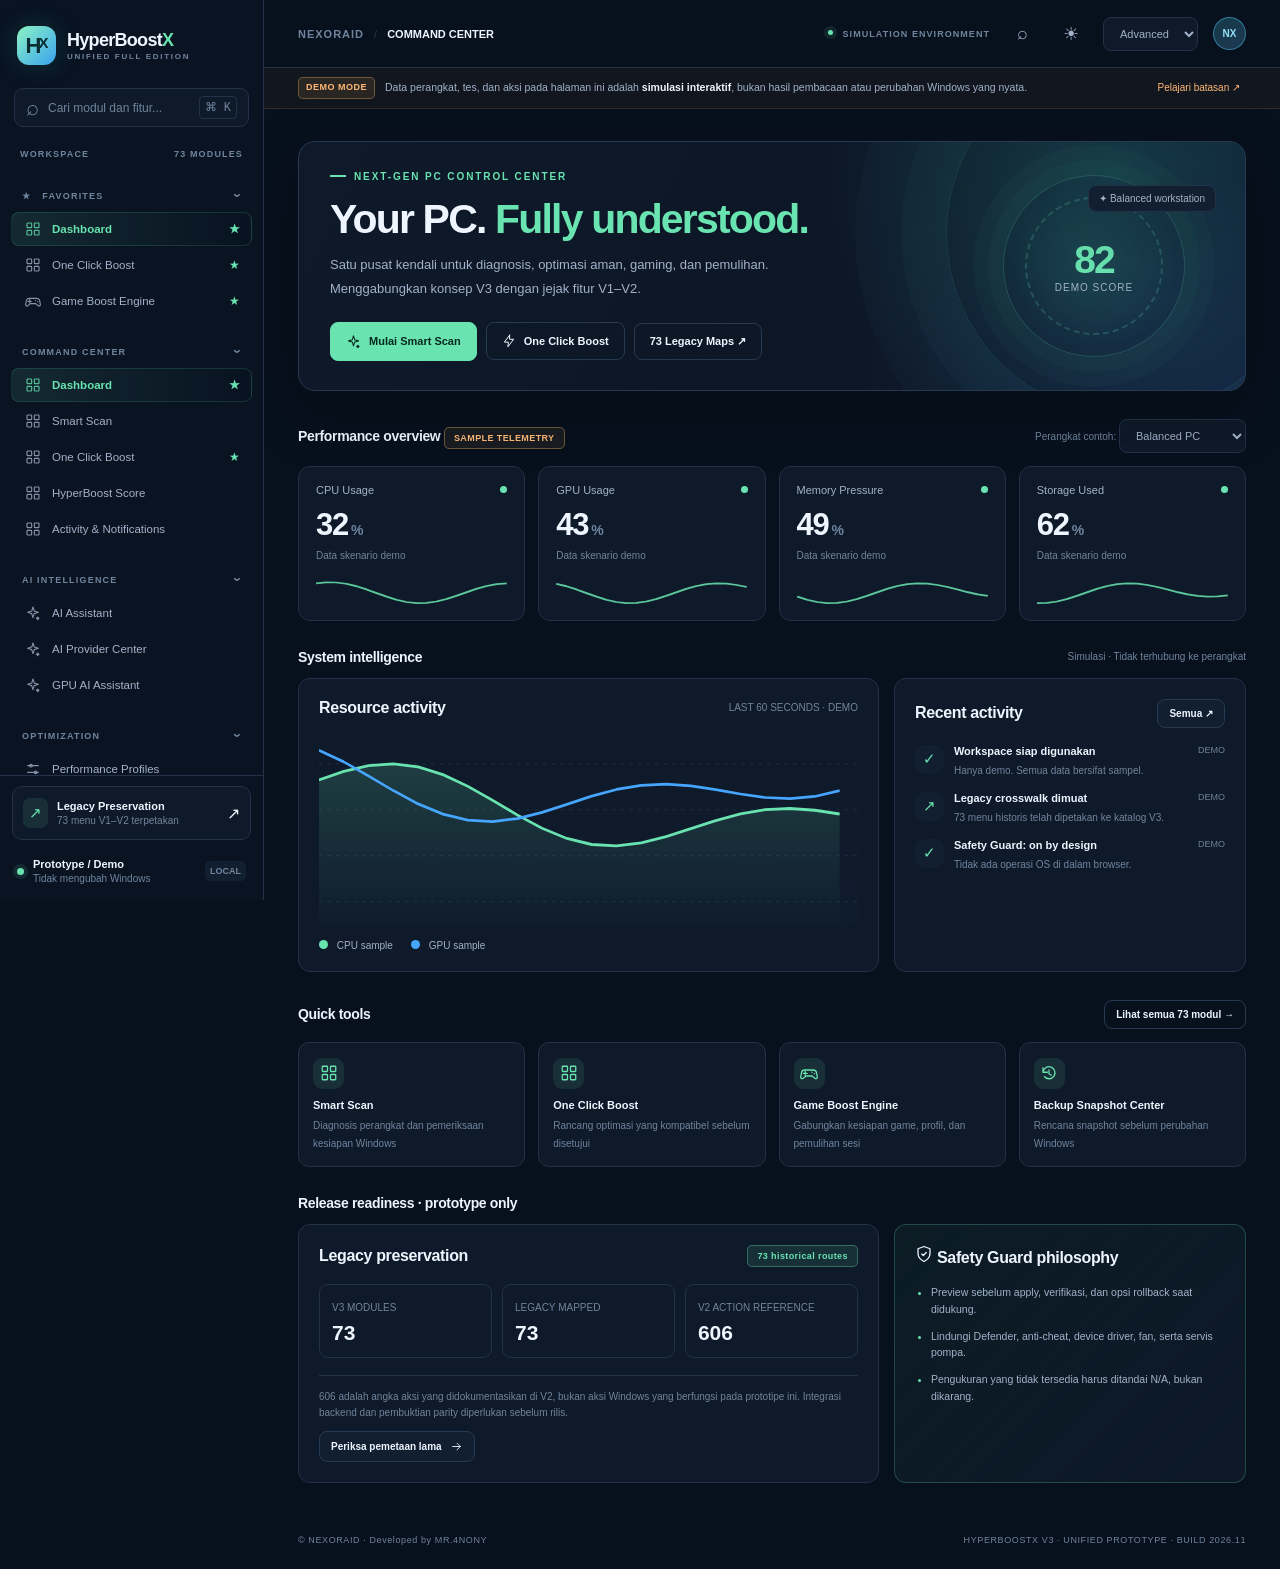
<file: index.html>
<!doctype html>
<html lang="id" data-theme="dark">
<head>
  <meta charset="utf-8">
  <meta name="viewport" content="width=device-width,initial-scale=1,viewport-fit=cover">
  <meta name="theme-color" content="#07101d">
  <meta name="description" content="HyperBoostX V3 Unified Full Edition — prototype interaktif dengan 73 modul baru dan penelusuran 73 menu V1–V2.">
  <title>HyperBoostX V3 · Unified Prototype</title>
  <link rel="stylesheet" href="assets/styles.css">
</head>
<body>
  <div id="app" class="app-shell">
    <aside id="sidebar" class="sidebar" aria-label="Navigasi aplikasi">
      <div class="brand-row">
        <div class="brand-logo" aria-hidden="true"><span>H<span class="brand-x">X</span></span></div>
        <div class="brand-copy"><strong>HyperBoost<span>X</span></strong><small>UNIFIED FULL EDITION</small></div>
        <button class="icon-btn sidebar-close" data-action="close-sidebar" aria-label="Tutup navigasi">×</button>
      </div>
      <button id="sidebar-search" class="search-trigger" data-action="open-command" aria-label="Cari modul dan fitur"><span class="search-icon">⌕</span><span>Cari modul dan fitur...</span><kbd>⌘ K</kbd></button>
      <div class="nav-meta"><span>WORKSPACE</span><span id="nav-counter">73 MODULES</span></div>
      <nav id="nav" class="nav-scroll" aria-label="Daftar modul"></nav>
      <div class="sidebar-footer">
        <button class="legacy-link" data-action="open-legacy"><span class="legacy-dot">↗</span><span><strong>Legacy Preservation</strong><small>73 menu V1–V2 terpetakan</small></span><span>↗</span></button>
        <div class="sidebar-status"><span class="status-pulse"></span><div><strong>Prototype / Demo</strong><small>Tidak mengubah Windows</small></div><span class="tiny-pill">LOCAL</span></div>
      </div>
    </aside>
    <div id="sidebar-backdrop" class="sidebar-backdrop" data-action="close-sidebar"></div>
    <div class="main-shell">
      <header class="topbar">
        <div class="topbar-left"><button class="icon-btn mobile-menu" data-action="open-sidebar" aria-label="Buka navigasi">☰</button><div class="breadcrumb"><span>NEXORAID</span><span class="crumb-divider">/</span><strong id="breadcrumb-active">Command Center</strong></div></div>
        <div class="topbar-right">
          <span class="top-demo-label"><span class="small-pulse"></span> SIMULATION ENVIRONMENT</span>
          <button class="icon-btn" data-action="open-command" title="Cari / Ctrl+K" aria-label="Cari">⌕</button>
          <button class="icon-btn" data-action="toggle-theme" title="Ganti tema" aria-label="Ganti tema"><span id="theme-icon">☀</span></button>
          <select id="mode-switch" class="mode-switch" aria-label="Mode pengguna"><option value="Beginner">Beginner</option><option value="Advanced">Advanced</option><option value="Expert">Expert</option></select>
          <span class="top-avatar" title="NEXORAID">NX</span>
        </div>
      </header>
      <div class="demo-banner" role="status"><span class="demo-badge">DEMO MODE</span><span>Data perangkat, tes, dan aksi pada halaman ini adalah <b>simulasi interaktif</b>, bukan hasil pembacaan atau perubahan Windows yang nyata.</span><button data-action="show-about-demo" aria-label="Penjelasan mode demo">Pelajari batasan <span>↗</span></button></div>
      <main id="main" class="main-content" tabindex="-1" aria-live="polite"></main>
      <footer class="main-footer"><span>© NEXORAID · Developed by MR.4NONY</span><span>HYPERBOOSTX V3 · UNIFIED PROTOTYPE · BUILD 2026.11</span></footer>
    </div>
  </div>
  <div id="modal-root" class="modal-root" aria-live="polite"></div>
  <div id="toast-root" class="toast-root" aria-live="polite"></div>
  <script src="data/catalog.js"></script>
  <script src="assets/app.js"></script>
</body>
</html>
</file>
<file: assets/styles.css>
:root{color-scheme:dark;--bg:#07101d;--bg2:#0b1524;--sidebar:#091322;--surface:#0e1929;--surface2:#111f31;--surface3:#17273b;--border:#223249;--border2:#263a51;--text:#eef5ff;--sub:#a2b2c9;--mute:#70859d;--accent:#69e3b0;--accent2:#46a6ff;--cyan:#65c9f1;--orange:#ffb976;--red:#ff718d;--shadow:0 18px 65px rgba(0,0,0,.23);--soft:rgba(105,227,176,.11);font-family:Inter,ui-sans-serif,-apple-system,BlinkMacSystemFont,"Segoe UI",sans-serif}
html[data-theme="light"]{color-scheme:light;--bg:#f3f6fb;--bg2:#e8eff8;--sidebar:#ffffff;--surface:#fff;--surface2:#f5f8fc;--surface3:#eaf0f7;--border:#dce4ef;--border2:#cbd7e6;--text:#14243b;--sub:#556983;--mute:#71849b;--accent:#168f6e;--accent2:#1674d3;--cyan:#1388b6;--orange:#b76e24;--red:#cf4465;--shadow:0 14px 50px rgba(44,63,91,.09);--soft:rgba(15,143,105,.08)}
*{box-sizing:border-box}html{scroll-behavior:smooth}body{margin:0;background:var(--bg);color:var(--text);min-height:100vh}button,input,select,textarea{font:inherit}button{cursor:pointer}a{color:inherit}button:focus-visible,input:focus-visible,select:focus-visible,textarea:focus-visible,[tabindex]:focus-visible{outline:2px solid var(--accent);outline-offset:3px}button:disabled{cursor:not-allowed;opacity:.42}.app-shell{display:grid;grid-template-columns:264px minmax(0,1fr);min-height:100vh}.sidebar{position:sticky;top:0;display:flex;flex-direction:column;height:100vh;background:var(--sidebar);border-right:1px solid var(--border);z-index:30}.brand-row{height:88px;display:flex;align-items:center;padding:20px 17px 17px;gap:11px}.brand-logo{width:39px;height:39px;display:grid;place-items:center;background:linear-gradient(135deg,#8cf4c4,#39a2ee);border-radius:12px;color:#092d31;font-weight:900;font-size:22px;letter-spacing:-2px;box-shadow:0 0 28px rgba(56,200,159,.17)}.brand-x{font-size:15px;position:relative;top:-5px;left:-1px}.brand-copy{display:grid;gap:1px}.brand-copy strong{font-size:18px;letter-spacing:-.7px}.brand-copy strong span{color:var(--accent)}.brand-copy small{color:var(--mute);font-size:8px;font-weight:800;letter-spacing:1.7px}.sidebar-close{margin-left:auto;display:none}.search-trigger{margin:0 14px 22px;background:var(--surface);border:1px solid var(--border);border-radius:9px;height:39px;display:flex;align-items:center;gap:9px;color:var(--mute);padding:0 11px;font-size:12px;text-align:left}.search-trigger:hover{border-color:var(--accent)}.search-icon{font-size:22px;line-height:1}.search-trigger kbd{margin-left:auto;border:1px solid var(--border);padding:3px 5px;border-radius:4px;font:10px inherit}.nav-meta{padding:0 20px 12px;display:flex;justify-content:space-between;font-size:9px;color:var(--mute);font-weight:800;letter-spacing:1.15px}.nav-scroll{overflow-y:auto;scrollbar-width:thin;scrollbar-color:var(--border) transparent;flex:1;padding:0 11px 13px}.nav-group{padding:4px 0 9px}.group-head{width:100%;border:none;background:transparent;color:var(--mute);display:flex;justify-content:space-between;align-items:center;font-size:9px;font-weight:800;letter-spacing:1.2px;padding:13px 11px 8px}.group-head:hover{color:var(--text)}.group-head .collapse{font-size:14px;transform:rotate(90deg);transition:transform .18s}.group-head[aria-expanded=false] .collapse{transform:rotate(0deg)}.group-items{display:grid;gap:2px}.group-items.is-hidden{display:none}.nav-link{width:100%;height:34px;display:flex;align-items:center;gap:10px;padding:0 11px;border:1px solid transparent;background:transparent;border-radius:8px;color:var(--sub);text-align:left;font-size:11.5px;transition:.15s}.nav-link:hover{color:var(--text);background:var(--surface2)}.nav-link.active{background:linear-gradient(90deg,var(--soft),transparent);color:var(--accent);border-color:rgba(90,229,169,.14);font-weight:700}.nav-glyph{width:19px;height:19px;display:grid;place-items:center;flex-shrink:0;opacity:.8}.nav-glyph svg{width:16px;height:16px}.nav-link .mark-star{margin-left:auto;opacity:0;color:var(--accent)}.nav-link:hover .mark-star,.nav-link .mark-star.is-fav{opacity:1}.sidebar-footer{padding:10px 12px 16px;border-top:1px solid var(--border)}.legacy-link{border:1px solid var(--border);width:100%;padding:11px 10px;background:var(--surface);border-radius:10px;display:flex;align-items:center;gap:9px;text-align:left;color:var(--text)}.legacy-link>span:nth-child(2){flex:1;display:grid;gap:3px}.legacy-link strong{font-size:11px}.legacy-link small{font-size:10px;color:var(--mute)}.legacy-dot{border-radius:7px;padding:6px;background:var(--soft);color:var(--accent);font-size:15px}.sidebar-status{display:flex;align-items:center;gap:9px;padding:18px 5px 0}.sidebar-status>div{display:grid;gap:3px}.sidebar-status strong{font-size:11px;font-weight:650}.sidebar-status small{font-size:10px;color:var(--mute)}.status-pulse,.small-pulse{width:7px;height:7px;display:inline-block;border-radius:50%;background:var(--accent);box-shadow:0 0 0 4px var(--soft)}.tiny-pill{margin-left:auto;background:var(--surface2);border-radius:5px;padding:5px;font-size:9px;color:var(--mute);font-weight:800}.main-shell{min-width:0;display:flex;flex-direction:column;min-height:100vh}.topbar{height:68px;border-bottom:1px solid var(--border);display:flex;align-items:center;justify-content:space-between;padding:0 34px;background:var(--bg);position:sticky;top:0;z-index:15;backdrop-filter:blur(14px)}.topbar-left,.topbar-right{display:flex;align-items:center;gap:15px}.breadcrumb{display:flex;gap:10px;font-size:11px;align-items:center}.breadcrumb>span:first-child{color:var(--mute);letter-spacing:1px;font-weight:750}.breadcrumb strong{font-weight:650}.crumb-divider{color:var(--border2)}.top-demo-label{color:var(--mute);font-size:9px;letter-spacing:1.05px;font-weight:800;white-space:nowrap}.top-demo-label .small-pulse{width:5px;height:5px;vertical-align:2px;margin-right:6px}.icon-btn{width:34px;height:34px;display:grid;place-items:center;background:transparent;border:1px solid transparent;color:var(--sub);border-radius:9px;font-size:18px}.icon-btn:hover{background:var(--surface2);border-color:var(--border);color:var(--text)}.mode-switch,.scenario-switch{color:var(--sub);border:1px solid var(--border);background:var(--surface);padding:9px 12px;border-radius:8px;font-size:11px;outline:none}.top-avatar{width:33px;height:33px;border-radius:50%;display:grid;place-items:center;border:1px solid rgba(86,206,255,.45);background:linear-gradient(145deg,#153b48,#1d3752);color:#95def9;font-size:10px;font-weight:800}.demo-banner{min-height:39px;border-bottom:1px solid rgba(235,184,100,.14);background:rgba(230,158,72,.045);color:var(--sub);display:flex;gap:10px;align-items:center;padding:9px 34px;font-size:10.5px;line-height:1.5}.demo-banner b{color:var(--text)}.demo-badge{font-size:9px;border:1px solid rgba(244,188,99,.34);border-radius:5px;background:rgba(241,170,71,.11);color:var(--orange);font-weight:850;padding:3px 7px;white-space:nowrap;letter-spacing:.5px}.demo-banner button{margin-left:auto;flex-shrink:0;background:none;border:none;color:var(--orange);font-size:10px}.main-content{width:100%;max-width:1660px;margin:0 auto;padding:32px 34px 52px;flex:1;outline:none}.main-footer{display:flex;justify-content:space-between;gap:12px;padding:0 34px 24px;color:var(--mute);font-size:9px;letter-spacing:.6px}.eyebrow{display:flex;align-items:center;gap:8px;color:var(--accent);font-size:10px;font-weight:850;letter-spacing:1.9px;text-transform:uppercase}.eyebrow:before{content:"";width:16px;height:2px;background:var(--accent)}h1,h2,h3,p{margin-top:0}h1{font-size:clamp(29px,3vw,42px);font-weight:750;letter-spacing:-1.8px;line-height:1.14;margin-bottom:12px}h2{font-size:16px;font-weight:750;letter-spacing:-.35px}h3{font-size:13px;font-weight:700}.subtitle{font-size:13px;line-height:1.8;color:var(--sub);max-width:630px}.dashboard-hero{position:relative;overflow:hidden;min-height:231px;border:1px solid var(--border2);border-radius:17px;background:radial-gradient(circle at 86% 17%,rgba(56,192,186,.2),transparent 34%),radial-gradient(circle at 100% 110%,rgba(57,96,191,.19),transparent 40%),linear-gradient(116deg,var(--surface),var(--bg2));padding:29px 31px;display:flex;justify-content:space-between;gap:20px;box-shadow:var(--shadow)}.dashboard-hero:after{content:"";position:absolute;right:-68px;top:-92px;width:365px;height:365px;border:1px solid rgba(106,231,189,.12);border-radius:50%;box-shadow:0 0 0 45px rgba(87,224,196,.025),0 0 0 91px rgba(86,188,223,.022);pointer-events:none}.dashboard-hero h1{font-size:clamp(28px,3.2vw,45px);max-width:570px;margin:14px 0 11px}.dashboard-hero h1 em{font-style:normal;color:var(--accent)}.dashboard-hero .subtitle{max-width:500px}.hero-copy{position:relative;z-index:2}.hero-actions,.page-actions{display:flex;align-items:center;gap:9px;flex-wrap:wrap;margin-top:22px}.btn{display:inline-flex;align-items:center;justify-content:center;gap:8px;border-radius:8px;padding:11px 15px;font-size:11px;font-weight:750;white-space:nowrap;border:1px solid var(--border2);background:var(--surface2);color:var(--text);transition:transform .12s,background .12s,border-color .12s}.btn:hover{transform:translateY(-1px);border-color:var(--accent)}.btn-primary{background:var(--accent);border-color:var(--accent);color:#062920}.btn-primary:hover{background:#91eeca}.btn-ghost{background:transparent}.btn-sm{padding:8px 11px;font-size:10px}.btn-danger{border-color:rgba(255,113,141,.33);color:var(--red)}.hero-orbit{flex:0 0 240px;position:relative;display:grid;place-items:center;z-index:1}.orbit{height:182px;width:182px;border:1px solid rgba(111,227,187,.2);border-radius:50%;display:grid;place-items:center;background:radial-gradient(circle,rgba(86,229,175,.10),transparent 68%);box-shadow:0 0 0 15px rgba(105,227,176,.025),0 0 0 30px rgba(105,227,176,.025)}.orbit-inner{width:138px;height:138px;display:grid;place-items:center;border:2px dashed rgba(105,227,176,.2);border-radius:50%;text-align:center}.orbit-inner strong{font-size:39px;color:var(--accent);letter-spacing:-2px}.orbit-inner small{display:block;color:var(--sub);font-size:10px;letter-spacing:1px}.floating-note{position:absolute;right:-2px;top:14px;padding:7px 10px;background:var(--surface2);border:1px solid var(--border);border-radius:8px;font-size:10px;color:var(--sub);box-shadow:var(--shadow)}.section-line{display:flex;justify-content:space-between;align-items:center;margin:28px 0 13px;gap:12px}.section-line h2{margin:0;font-size:14px}.section-note{font-size:10px;color:var(--mute)}.metric-grid{display:grid;grid-template-columns:repeat(4,minmax(0,1fr));gap:13px}.metric-card,.panel,.feature-card,.mini-panel,.overview-card{background:var(--surface);border:1px solid var(--border);border-radius:12px}.metric-card{padding:17px 17px 14px;position:relative;overflow:hidden;min-height:144px}.metric-card:hover,.feature-card:hover{border-color:rgba(110,213,190,.48)}.metric-label{display:flex;justify-content:space-between;gap:8px;align-items:center;font-size:11px;color:var(--sub)}.metric-label .metric-dot{width:7px;height:7px;border-radius:50%;background:var(--accent)}.metric-value{font-size:31px;font-weight:750;letter-spacing:-1.2px;margin:11px 0 2px}.metric-value span{font-size:14px;color:var(--mute);margin-left:3px}.metric-helper{font-size:10px;color:var(--mute)}.sparkline{height:32px;width:100%;display:block;margin-top:11px;opacity:.85}.dashboard-grid{display:grid;grid-template-columns:minmax(0,1.65fr) minmax(260px,1fr);gap:15px}.panel{padding:20px}.panel-title{display:flex;align-items:center;justify-content:space-between;gap:10px;margin-bottom:17px}.panel-title h2,.panel-title h3{margin:0}.panel-title small{color:var(--mute);font-size:10px}.performance-chart{width:100%;height:192px;border-radius:8px;background:linear-gradient(180deg,transparent,rgba(67,145,192,.025))}.legend-row{display:flex;gap:18px;margin-top:10px;color:var(--sub);font-size:10px}.legend-row i{display:inline-block;width:9px;height:9px;border-radius:50%;background:var(--accent);margin-right:6px}.legend-row i.blue{background:var(--accent2)}.activity-list{display:grid;gap:14px}.activity-item{display:flex;gap:10px;align-items:flex-start}.activity-icon{width:29px;height:29px;display:grid;place-items:center;background:var(--surface2);border-radius:9px;color:var(--accent);font-size:15px;flex-shrink:0}.activity-text{flex:1}.activity-text strong{font-size:11px;font-weight:700;display:block;margin-bottom:3px}.activity-text span{font-size:10px;color:var(--mute);line-height:1.5}.activity-time{font-size:9px;color:var(--mute)}.quick-grid{display:grid;grid-template-columns:repeat(4,minmax(0,1fr));gap:13px}.quick-tile{padding:15px 14px;border:1px solid var(--border);background:var(--surface);color:var(--text);border-radius:11px;text-align:left;min-height:112px;transition:.16s}.quick-tile:hover{transform:translateY(-2px);border-color:var(--accent)}.quick-tile .tile-icon{height:31px;width:31px;border-radius:9px;display:grid;place-items:center;color:var(--accent);background:var(--soft);margin-bottom:10px}.quick-tile strong{font-size:11px;display:block;margin-bottom:4px}.quick-tile span{color:var(--mute);font-size:10px;line-height:1.4}.page-header{display:flex;gap:20px;justify-content:space-between;align-items:flex-end;padding-bottom:23px}.page-header h1{margin:9px 0 9px}.page-header .subtitle{margin-bottom:0}.page-actions{margin-top:0}.page-meta{display:flex;align-items:center;gap:9px;flex-wrap:wrap;margin-top:15px}.pill{padding:5px 9px;border:1px solid var(--border);border-radius:5px;font-size:9px;letter-spacing:.4px;color:var(--sub);font-weight:750}.pill-green{border-color:rgba(105,227,176,.34);background:var(--soft);color:var(--accent)}.pill-amber{border-color:rgba(239,175,92,.4);background:rgba(239,175,92,.08);color:var(--orange)}.tabbar{border-bottom:1px solid var(--border);display:flex;gap:21px;margin-bottom:20px;overflow-x:auto;scrollbar-width:none}.tabbar button{border:0;border-bottom:2px solid transparent;background:transparent;padding:14px 2px;font-size:11px;font-weight:700;color:var(--mute);white-space:nowrap}.tabbar button.active{color:var(--accent);border-bottom-color:var(--accent)}.workspace-grid{display:grid;grid-template-columns:minmax(0,1.65fr) minmax(270px,1fr);gap:16px;align-items:start}.stack{display:grid;gap:15px}.overview-header{display:flex;align-items:center;justify-content:space-between;margin-bottom:14px;gap:9px}.overview-header h2{margin:0}.feature-grid{display:grid;grid-template-columns:repeat(2,minmax(0,1fr));gap:11px}.feature-card{padding:15px;text-align:left;color:var(--text);min-height:104px;display:flex;flex-direction:column;align-items:flex-start;gap:9px}.feature-card .feature-head{display:flex;justify-content:space-between;align-items:center;width:100%;gap:8px}.feature-card .tile-icon{width:30px;height:30px;display:grid;place-items:center;color:var(--accent);background:var(--soft);border-radius:8px}.feature-card .arrow-mini{font-size:17px;color:var(--mute)}.feature-card strong{font-size:11px;font-weight:720}.feature-card small{font-size:10px;color:var(--mute);line-height:1.5}.workflow-list{display:grid;gap:12px}.workflow-step{display:flex;gap:12px;align-items:flex-start}.step-num{width:26px;height:26px;display:grid;place-items:center;border:1px solid var(--border2);border-radius:8px;color:var(--accent);font-size:10px;font-weight:800;flex-shrink:0}.workflow-step strong{font-size:11px}.workflow-step p{font-size:10px;color:var(--mute);margin:3px 0 0;line-height:1.6}.card-footnote{border-top:1px solid var(--border);margin-top:17px;padding-top:13px;font-size:10px;line-height:1.6;color:var(--mute)}.side-headline{font-size:12px;font-weight:750;margin:0 0 12px}.side-stat{display:flex;justify-content:space-between;align-items:center;padding:12px 0;border-bottom:1px solid var(--border);font-size:10px;color:var(--sub)}.side-stat:last-child{border-bottom:0}.side-stat strong{color:var(--text);font-size:11px}.safety-card{background:linear-gradient(135deg,rgba(94,226,170,.06),var(--surface));border-color:rgba(105,227,176,.24)}.safety-bullets{margin:0;padding-left:16px;display:grid;gap:10px;color:var(--sub);font-size:10.5px;line-height:1.6}.safety-bullets li::marker{color:var(--accent)}.detail-empty{background:var(--surface2);border:1px dashed var(--border2);border-radius:10px;padding:26px;text-align:center;color:var(--mute);font-size:11px;line-height:1.8}.feature-list{display:grid;gap:9px}.feature-row{display:flex;align-items:center;gap:13px;background:var(--surface);border:1px solid var(--border);padding:14px;border-radius:10px}.feature-row>div:first-child{flex:1}.feature-row strong{display:block;font-size:11px}.feature-row small{color:var(--mute);font-size:10px;display:block;margin-top:6px}.legacy-list{display:grid;gap:7px}.legacy-row{display:flex;justify-content:space-between;align-items:center;gap:10px;border:1px solid var(--border);background:var(--surface);padding:11px 13px;border-radius:9px}.legacy-row strong{font-size:11px}.legacy-row small{font-size:10px;color:var(--mute);display:block;margin-top:5px}.legacy-row button{flex-shrink:0}.progress-bar{height:6px;border-radius:20px;background:var(--surface3);overflow:hidden}.progress-bar span{display:block;height:100%;background:var(--accent);border-radius:20px}.section-identity{display:flex;align-items:center;gap:8px;margin-bottom:7px}.section-identity .tile-icon{width:33px;height:33px;display:grid;place-items:center;background:var(--soft);color:var(--accent);border-radius:9px}.code-line{font-family:ui-monospace,Consolas,monospace;font-size:10px;word-break:break-word;padding:10px;background:var(--bg2);border-radius:6px;color:var(--cyan)}.form-row{display:flex;gap:9px;align-items:center;flex-wrap:wrap}.form-row input,.form-row select,.command-search,.chat-input{background:var(--surface2);color:var(--text);border:1px solid var(--border);border-radius:8px;padding:11px 12px;min-width:0;font-size:11px}.form-row input{flex:1}.form-row label{font-size:11px;color:var(--sub)}.record-list{display:grid;gap:9px}.record{display:flex;justify-content:space-between;gap:9px;align-items:center;padding:12px;background:var(--surface2);border-radius:9px}.record strong{display:block;font-size:11px}.record small{color:var(--mute);font-size:10px}.tag{padding:5px 8px;border-radius:5px;background:var(--surface3);font-size:9px;color:var(--sub)}.research-table{width:100%;border-collapse:collapse;font-size:11px}.research-table th{text-align:left;font-weight:600;color:var(--mute);font-size:10px;padding:12px 8px;border-bottom:1px solid var(--border)}.research-table td{padding:14px 8px;border-bottom:1px solid var(--border);color:var(--sub)}.research-table td strong{color:var(--text)}.chat-body{min-height:160px;max-height:320px;overflow:auto;display:flex;flex-direction:column;gap:10px;padding:2px 0 16px}.chat-bubble{align-self:flex-start;max-width:88%;padding:12px 14px;border-radius:13px 13px 13px 4px;background:var(--surface2);font-size:11px;color:var(--sub);line-height:1.7}.chat-bubble.user{align-self:flex-end;background:var(--soft);border-radius:13px 13px 4px 13px;color:var(--text)}.chip-wrap{display:flex;gap:7px;flex-wrap:wrap}.chip-btn{font-size:10px;padding:7px 10px;border:1px solid var(--border);background:var(--surface2);border-radius:6px;color:var(--sub)}.chip-btn:hover{color:var(--accent)}.muted{color:var(--mute)}.accent{color:var(--accent)}.text-sm{font-size:11px;line-height:1.7}.modal-root:empty,.toast-root:empty{display:none}.modal-root{position:fixed;inset:0;z-index:90;background:rgba(2,8,16,.76);display:grid;place-items:center;padding:18px;backdrop-filter:blur(7px)}.modal-window{width:min(610px,100%);max-height:88vh;overflow:auto;background:var(--surface);border:1px solid var(--border2);border-radius:16px;padding:23px;box-shadow:var(--shadow)}.modal-large{width:min(820px,100%)}.modal-head{display:flex;justify-content:space-between;align-items:flex-start;gap:16px;margin-bottom:15px}.modal-head h2{font-size:18px;margin:7px 0 0}.modal-head .icon-btn{font-size:22px}.modal-window p{color:var(--sub);font-size:11px;line-height:1.8}.modal-footer{display:flex;justify-content:flex-end;flex-wrap:wrap;gap:9px;margin-top:20px;padding-top:17px;border-top:1px solid var(--border)}.review-item{display:flex;align-items:center;justify-content:space-between;gap:12px;padding:12px;border:1px solid var(--border);border-radius:9px;margin-bottom:8px;font-size:11px}.review-item small{color:var(--mute)}.command-search{width:100%;font-size:14px;padding:15px 13px}.command-results{max-height:420px;overflow:auto;margin-top:15px;display:grid;gap:4px}.command-result{display:flex;align-items:center;gap:12px;text-align:left;border:1px solid transparent;border-radius:8px;padding:11px;background:transparent;color:var(--text)}.command-result:hover{background:var(--surface2);border-color:var(--border)}.command-result strong{font-size:11px;display:block}.command-result small{font-size:10px;color:var(--mute);display:block;margin-top:4px}.command-result .command-type{font-size:9px;color:var(--mute);margin-left:auto}.toast-root{position:fixed;bottom:25px;right:24px;z-index:120;display:grid;gap:8px}.toast{max-width:340px;background:var(--surface2);border:1px solid rgba(105,227,176,.26);border-left:3px solid var(--accent);padding:12px 15px;border-radius:9px;box-shadow:var(--shadow);font-size:11px;line-height:1.6}.sidebar-backdrop{display:none}.mobile-menu{display:none}.empty-query{padding:25px;text-align:center;color:var(--mute);font-size:11px}.kpi-grid{display:grid;grid-template-columns:repeat(3,minmax(0,1fr));gap:10px}.kpi{padding:12px;border:1px solid var(--border);border-radius:9px}.kpi strong{display:block;font-size:21px;margin-top:6px}.kpi small{font-size:10px;color:var(--mute)}
@media(max-width:1200px){.dashboard-grid,.workspace-grid{grid-template-columns:minmax(0,1.4fr) minmax(245px,.9fr)}.top-demo-label{display:none}.main-content{padding:26px 26px 45px}.dashboard-hero{padding:25px}.hero-orbit{flex-basis:180px}.orbit{width:158px;height:158px}.orbit-inner{width:126px;height:126px}}
@media(max-width:950px){.app-shell{grid-template-columns:1fr}.sidebar{position:fixed;left:0;top:0;width:265px;transform:translateX(-100%);transition:transform .2s}.sidebar.open{transform:translateX(0)}.sidebar-backdrop.show{display:block;position:fixed;inset:0;background:rgba(0,0,0,.55);z-index:25}.sidebar-close,.mobile-menu{display:grid}.topbar{padding:0 23px}.demo-banner{padding-left:23px;padding-right:23px}.main-footer{padding-left:23px;padding-right:23px}}
@media(max-width:700px){.metric-grid,.quick-grid{grid-template-columns:repeat(2,minmax(0,1fr))}.dashboard-grid,.workspace-grid{grid-template-columns:1fr}.hero-orbit{display:none}.topbar{height:59px;padding:0 16px}.topbar-right{gap:4px}.topbar-right .mode-switch{width:85px;padding:8px 5px}.top-avatar{display:none}.breadcrumb{font-size:10px}.demo-banner{padding:8px 16px;align-items:flex-start}.demo-banner button{display:none}.main-content{padding:22px 16px 36px}.main-footer{padding:0 16px 20px;flex-direction:column}.dashboard-hero{padding:23px;min-height:200px}.dashboard-hero h1{font-size:28px;letter-spacing:-1.1px}.page-header{display:block}.page-actions{margin-top:16px}.feature-grid{grid-template-columns:1fr 1fr}.modal-window{padding:17px}.section-line{margin-top:22px}.topbar-left{gap:8px}}
@media(max-width:400px){.metric-card{padding:12px}.metric-value{font-size:25px}.feature-grid{grid-template-columns:1fr}.quick-tile{min-height:105px}.search-trigger kbd{display:none}.demo-banner{font-size:9px}.topbar-right .mode-switch{width:74px}.hero-actions .btn{flex:1}.page-header h1{font-size:27px}}
@media(prefers-reduced-motion:reduce){*,*:before,*:after{animation:none!important;scroll-behavior:auto!important;transition:none!important}}

/* Sidebar dismissal is only visible on smaller screens. */
.sidebar .sidebar-close{display:none}
@media(max-width:950px){.sidebar .sidebar-close{display:grid}}
</file>
